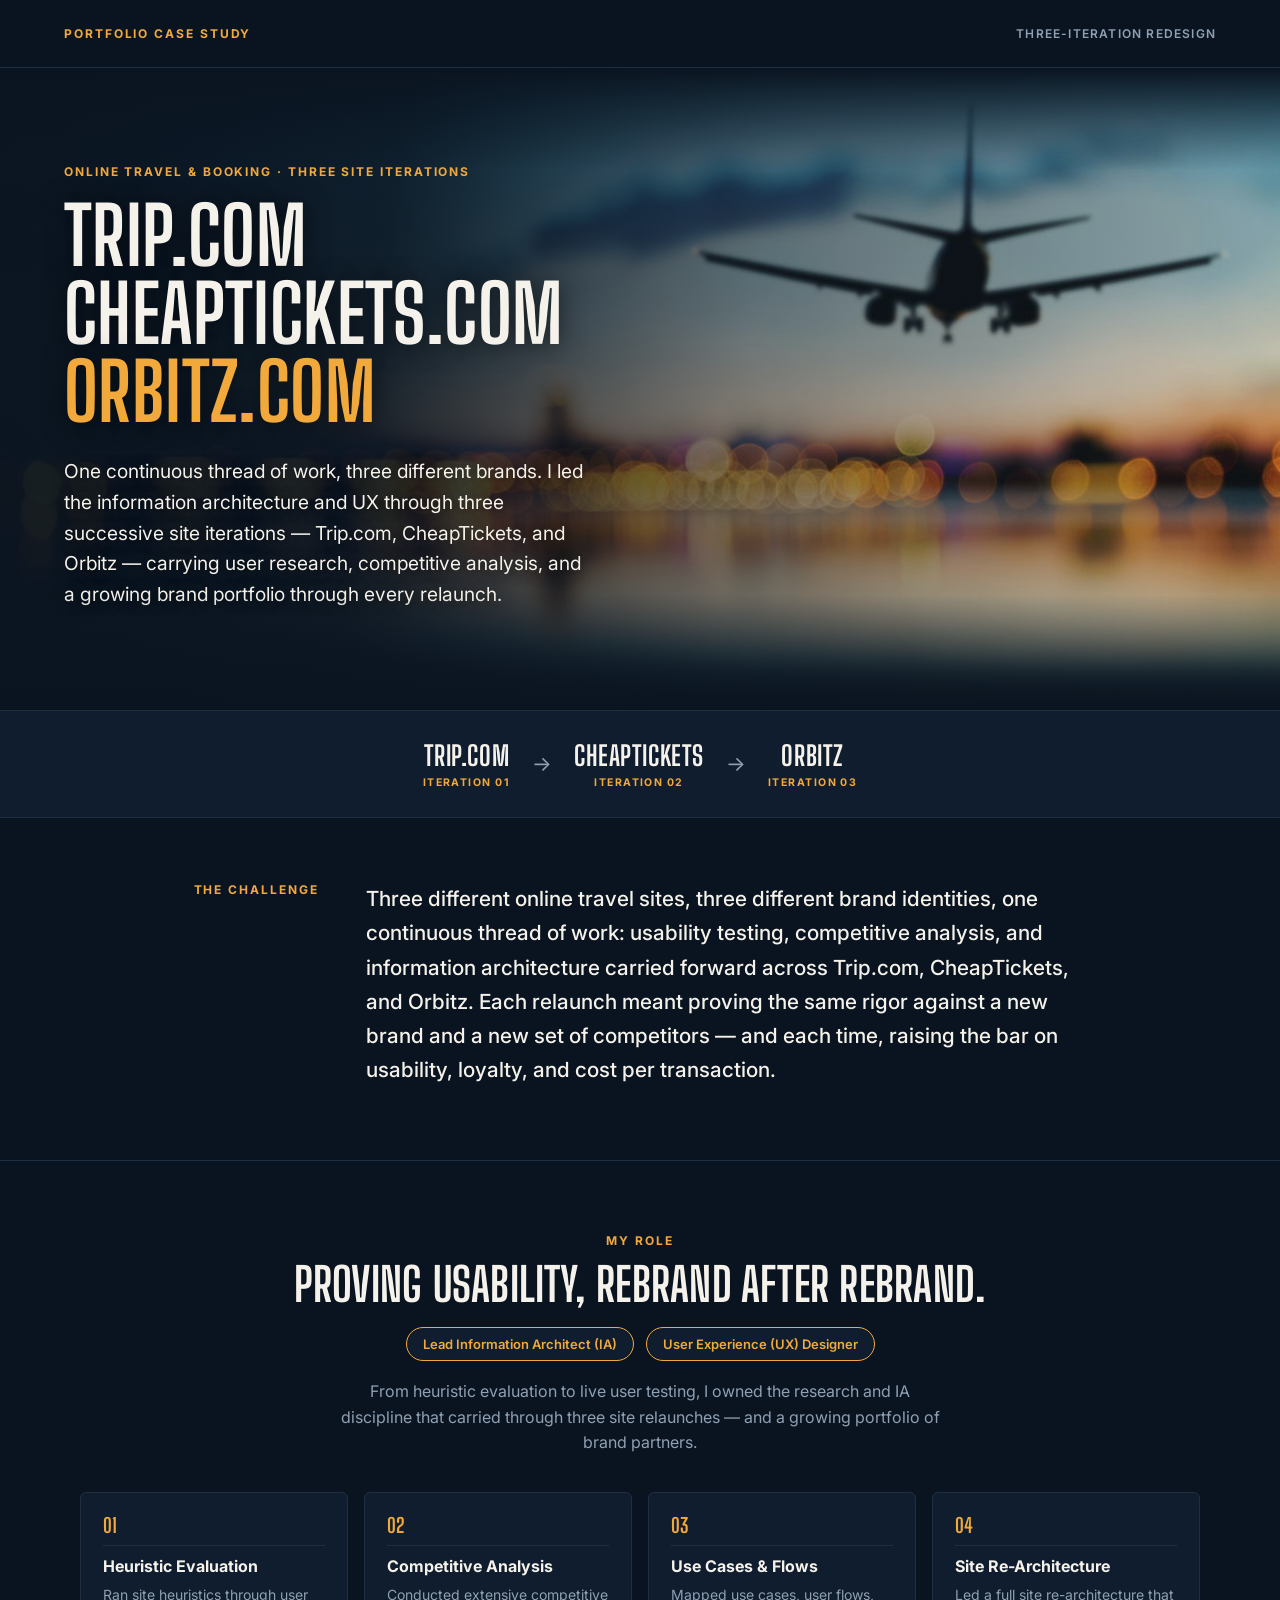
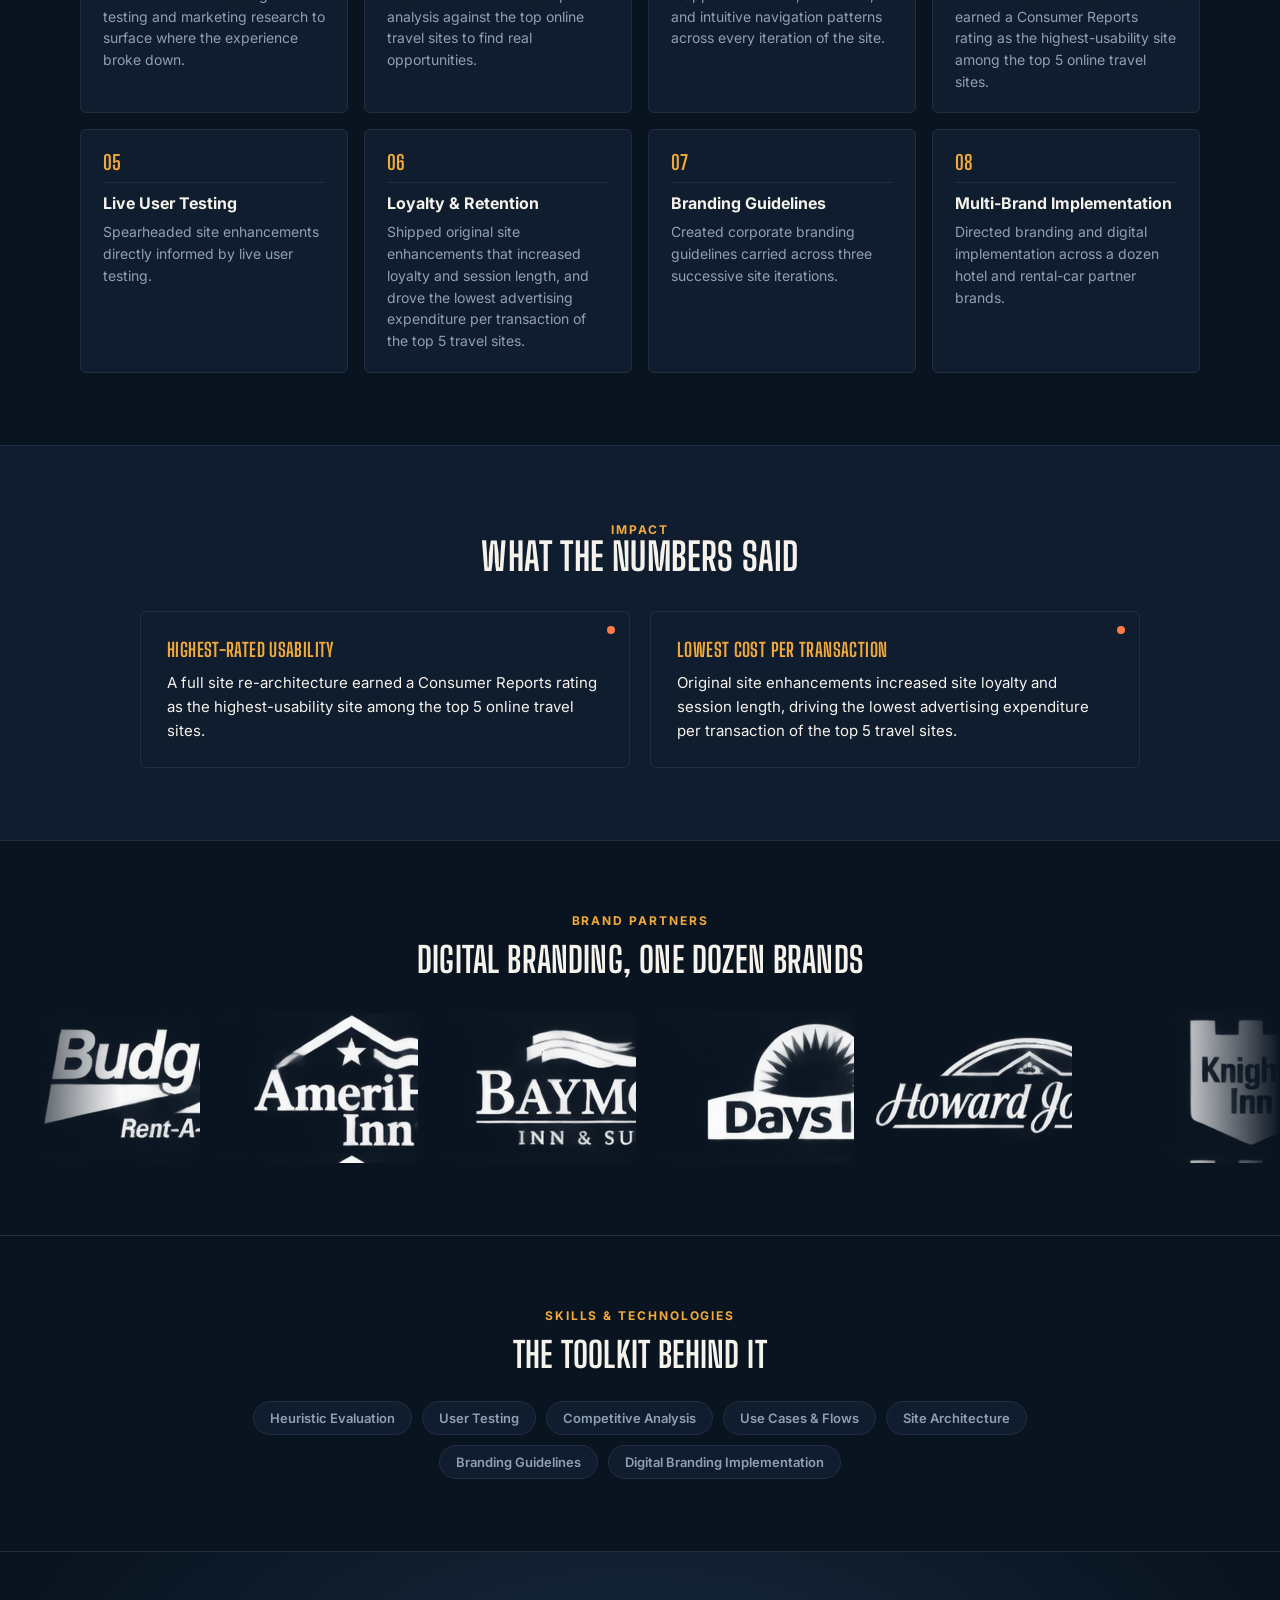
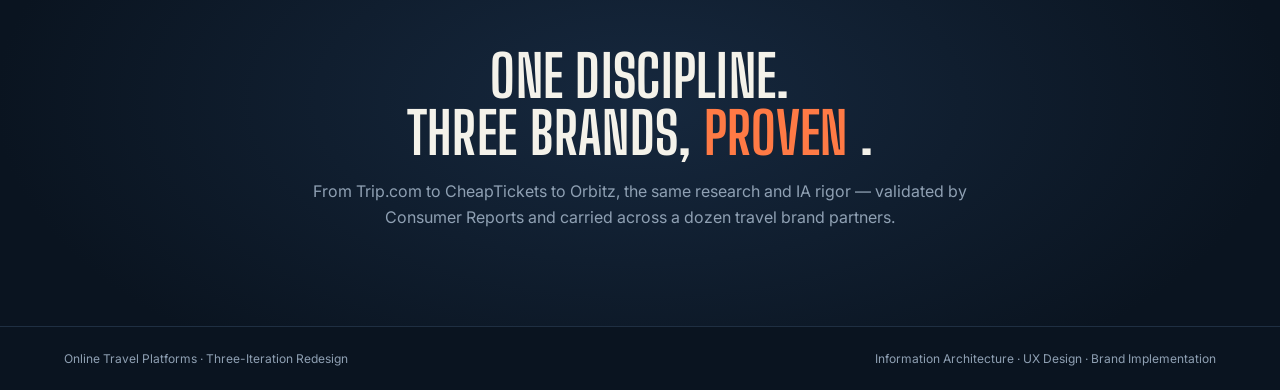
<file: index.html>
<!doctype html>
<html>

<head>
    <meta charset="utf-8" />
    <meta name="viewport" content="width=device-width">
    <meta name="title" content="Trip.com to Orbitz - Portfolio - Case Study - Tim (Timber) Hjellum">
    <meta name="description" content="Trip.com to Orbitz - Portfolio - Case Study - Tim (Timber) Hjellum">
    <meta name="robots" content="index, follow">
    <meta name="language" content="English">
    <meta name="revisit-after" content="30 days">
    <title>Trip.com to Orbitz</title>
    <!-- Favicons -->
    <link rel="icon" type="image/x-icon" href="/images/favicon.ico" />
    <link rel="icon" type="image/png" sizes="16x16" href="/images/favicon-16x16.png" />
    <link rel="icon" type="image/png" sizes="32x32" href="/images/favicon-32x32.png" />
    <link rel="icon" type="image/png" sizes="96x96" href="/images/favicon-96x96.png" />
    <link rel="apple-touch-icon" sizes="180x180" href="/images/apple-touch-icon.png" />
    <link rel="icon" type="image/png" sizes="192x192" href="/images/android-chrome-192x192.png" />
    <link rel="icon" type="image/png" sizes="512x512" href="/images/android-chrome-512x512.png" />
    <link rel="manifest" href="/site.webmanifest" />
    <link rel="stylesheet" href="https://fonts.googleapis.com/css2?family=Big+Shoulders+Display:wght@500;600;700;800&family=Inter:wght@400;500;600;700;800&display=swap">
    <link rel="stylesheet" href="./style.css" />
</head>

<body>
    <div class="page">
        <div class="topbar">
            <div class="kicker">Portfolio Case Study</div>
            <div class="meta">Three-Iteration Redesign</div>
        </div>

        <div class="hero">
            <div class="hero-inner">
                <div class="kicker">
                    Online Travel &amp; Booking &middot; Three Site Iterations
                </div>
                <h1 class="display">
                    Trip.com
                    <br />
                    CheapTickets.com
                    <br />
                    <em>Orbitz.com</em>
                </h1>
                <p>
                    One continuous thread of work, three different brands. I led the
                    information architecture and UX through three successive site
                    iterations — Trip.com, CheapTickets, and Orbitz — carrying user
                    research, competitive analysis, and a growing brand portfolio
                    through every relaunch.
                </p>
            </div>
        </div>

        <div class="iterations">
            <div class="iter-card">
                <div class="name">Trip.com</div>
                <div class="label">Iteration 01</div>
            </div>
            <div class="iter-arrow">&rarr;</div>
            <div class="iter-card">
                <div class="name">CheapTickets</div>
                <div class="label">Iteration 02</div>
            </div>
            <div class="iter-arrow">&rarr;</div>
            <div class="iter-card">
                <div class="name">Orbitz</div>
                <div class="label">Iteration 03</div>
            </div>
        </div>

        <div class="challenge">
            <div class="label">
                <div class="kicker">The Challenge</div>
            </div>
            <p>
                Three different online travel sites, three different brand identities,
                one continuous thread of work: usability testing, competitive
                analysis, and information architecture carried forward across
                Trip.com, CheapTickets, and Orbitz. Each relaunch meant proving the
                same rigor against a new brand and a new set of competitors — and each
                time, raising the bar on usability, loyalty, and cost per transaction.
            </p>
        </div>

        <div class="role">
            <div class="role-head">
                <div class="kicker">My Role</div>
                <h2 class="display">Proving usability, rebrand after rebrand.</h2>
                <div class="role-tags">
                    <span class="tag">Lead Information Architect (IA)</span>
                    <span class="tag">User Experience (UX) Designer</span>
                </div>
                <p class="sub">
                    From heuristic evaluation to live user testing, I owned the research
                    and IA discipline that carried through three site relaunches — and a
                    growing portfolio of brand partners.
                </p>
            </div>

            <div class="steps">
                <div class="card">
                    <div class="num">01</div>
                    <div class="title">Heuristic Evaluation</div>
                    <div class="desc">
                        Ran site heuristics through user testing and marketing research to
                        surface where the experience broke down.
                    </div>
                </div>
                <div class="card">
                    <div class="num">02</div>
                    <div class="title">Competitive Analysis</div>
                    <div class="desc">
                        Conducted extensive competitive analysis against the top online
                        travel sites to find real opportunities.
                    </div>
                </div>
                <div class="card">
                    <div class="num">03</div>
                    <div class="title">Use Cases &amp; Flows</div>
                    <div class="desc">
                        Mapped use cases, user flows, and intuitive navigation patterns
                        across every iteration of the site.
                    </div>
                </div>
                <div class="card">
                    <div class="num">04</div>
                    <div class="title">Site Re-Architecture</div>
                    <div class="desc">
                        Led a full site re-architecture that earned a Consumer Reports
                        rating as the highest-usability site among the top 5 online travel
                        sites.
                    </div>
                </div>
                <div class="card">
                    <div class="num">05</div>
                    <div class="title">Live User Testing</div>
                    <div class="desc">
                        Spearheaded site enhancements directly informed by live user
                        testing.
                    </div>
                </div>
                <div class="card">
                    <div class="num">06</div>
                    <div class="title">Loyalty &amp; Retention</div>
                    <div class="desc">
                        Shipped original site enhancements that increased loyalty and
                        session length, and drove the lowest advertising expenditure per
                        transaction of the top 5 travel sites.
                    </div>
                </div>
                <div class="card">
                    <div class="num">07</div>
                    <div class="title">Branding Guidelines</div>
                    <div class="desc">
                        Created corporate branding guidelines carried across three
                        successive site iterations.
                    </div>
                </div>
                <div class="card">
                    <div class="num">08</div>
                    <div class="title">Multi-Brand Implementation</div>
                    <div class="desc">
                        Directed branding and digital implementation across a dozen hotel
                        and rental-car partner brands.
                    </div>
                </div>
            </div>
        </div>

        <div class="impact">
            <div class="impact-head">
                <span class="kicker">Impact</span>
                <h2 class="display">What the numbers said</h2>
            </div>
            <div class="impact-grid">
                <div class="card impact-card">
                    <div class="stat">Highest-Rated Usability</div>
                    <p>
                        A full site re-architecture earned a Consumer Reports rating as
                        the highest-usability site among the top 5 online travel sites.
                    </p>
                </div>
                <div class="card impact-card">
                    <div class="stat">Lowest Cost Per Transaction</div>
                    <p>
                        Original site enhancements increased site loyalty and session
                        length, driving the lowest advertising expenditure per transaction
                        of the top 5 travel sites.
                    </p>
                </div>
            </div>
        </div>

        <div class="partners">
            <div class="partners-head">
                <span class="kicker">Brand Partners</span>
                <h2 class="display">Digital branding, one dozen brands</h2>
            </div>
            <div class="marquee">
                <div class="marquee-track" id="marqueeTrack">
                    <div class="logo-card"></div>
                    <div class="logo-card"></div>
                    <div class="logo-card"></div>
                    <div class="logo-card"></div>
                    <div class="logo-card"></div>
                    <div class="logo-card"></div>
                    <div class="logo-card"></div>
                    <div class="logo-card"></div>
                    <div class="logo-card"></div>
                    <div class="logo-card"></div>
                    <div class="logo-card"></div>
                    <div class="logo-card"></div>
                </div>
            </div>
        </div>

        <div class="skills">
            <span class="kicker">Skills &amp; Technologies</span>
            <h2 class="display">The toolkit behind it</h2>
            <div class="skill-tags">
                <span class="tag">Heuristic Evaluation</span>
                <span class="tag">User Testing</span>
                <span class="tag">Competitive Analysis</span>
                <span class="tag">Use Cases &amp; Flows</span>
                <span class="tag">Site Architecture</span>
                <span class="tag">Branding Guidelines</span>
                <span class="tag">Digital Branding Implementation</span>
            </div>
        </div>

        <div class="closing">
            <div class="closing-inner">
                <h2 class="display">
                    One discipline.
                    <br />
                    Three brands,
                    <em class="pop">proven</em>
                    .
                </h2>
                <p>
                    From Trip.com to CheapTickets to Orbitz, the same research and IA
                    rigor — validated by Consumer Reports and carried across a dozen
                    travel brand partners.
                </p>
            </div>
        </div>

        <footer>
            <div>Online Travel Platforms &middot; Three-Iteration Redesign</div>
            <div>
                Information Architecture &middot; UX Design &middot; Brand
                Implementation
            </div>
        </footer>
    </div>
    <script type="module" src="./script.js"></script>
</body>

</html>
</file>
<file: style.css>
:root{
    --bg:#0a1420;
    --bg-panel:#101d2e;
    --bg-panel-2:#16283e;
    --text:#f4f2ea;
    --text-dim:#8fa0b3;
    --accent:#f2a93c;
    --pop:#ff7a45;
    --line:#1f2f42;
  }



.logo-card {
    border: none !important;
    background-color: transparent !important;   
    background-repeat: no-repeat;
    background-size: contain;
    background-position-y: center;
}
.logo-card:nth-child(1) {
      background-image: url(/images/001.png);
    }
.logo-card:nth-child(2) {
        background-image: url(/images/002.png);
      }
.logo-card:nth-child(3) {
        background-image: url(/images/003.png);
      }
.logo-card:nth-child(4) {
        background-image: url(/images/004.png);
      }
.logo-card:nth-child(5) {
        background-image: url(/images/005.png);
      }
.logo-card:nth-child(6) {
        background-image: url(/images/006.png);
      }
.logo-card:nth-child(7) {
        background-image: url(/images/007.png);
      }
.logo-card:nth-child(8) {
        background-image: url(/images/008.png);
      }
.logo-card:nth-child(9) {
        background-image: url(/images/009.png);
      }
.logo-card:nth-child(10) {
        background-image: url(/images/010.png);
      }
.logo-card:nth-child(11) {
        background-image: url(/images/011.png);
      }
.logo-card:nth-child(12) {
      background-image: url(/images/012.png);
    }




  *{box-sizing:border-box;}
  html,body{margin:0;padding:0;}
  body{
    background:var(--bg);
    color:var(--text);
    font-family:"Inter",system-ui,sans-serif;
    -webkit-font-smoothing:antialiased;
  }
  .display{
    font-family:"Big Shoulders Display",sans-serif;
    font-weight:700;
    line-height:.98;
    letter-spacing:.005em;
    text-transform:uppercase;
  }
  .display em{ font-style:normal; color:var(--accent); }
  .display em.pop{ color:var(--pop); }
  .kicker{
    font-family:"Inter",sans-serif;
    font-weight:700;
    letter-spacing:.16em;
    text-transform:uppercase;
    font-size:12px;
    color:var(--accent);
  }
  .card{
    background:var(--bg-panel);
    border:1px solid var(--line);
    border-radius:6px;
  }
  .tag{
    font-size:13px;
    font-weight:600;
    padding:8px 16px;
    border-radius:999px;
    border:1px solid var(--line);
    background:var(--bg-panel);
    color:var(--text-dim);
    white-space:nowrap;
  }
  :focus-visible{ outline:2px solid var(--accent); outline-offset:3px; }

  .page{ display:flex; flex-direction:column; }

  /* ===== top bar ===== */
  .topbar{
    display:flex; align-items:center; justify-content:space-between;
    padding:26px clamp(20px,6vw,64px);
    border-bottom:1px solid var(--line);
  }
  .topbar .meta{ font-size:12px; letter-spacing:.1em; text-transform:uppercase; color:var(--text-dim); font-weight:600; }

  /* ===== hero ===== */
  .hero{
    position:relative;
    overflow:hidden;
    min-height: min(640px,86svh);
    display:flex;
    align-items:center;
    padding:clamp(56px,10vw,96px) clamp(20px,6vw,64px) clamp(64px,10vw,100px);
    background-image:url("[data-uri]");
    background-size:cover;
    background-position:center 62%;
  }
  .hero::before{
    content:""; position:absolute; inset:0;
    background:linear-gradient(96deg, rgba(10,20,32,.96) 0%, rgba(10,20,32,.90) 30%, rgba(10,20,32,.48) 58%, rgba(10,20,32,.12) 100%);
  }
  .hero::after{
    content:""; position:absolute; inset:0;
    background:linear-gradient(180deg, var(--bg) 0%, rgba(10,20,32,0) 16%, rgba(10,20,32,0) 82%, var(--bg) 100%);
  }
  .hero-inner{ position:relative; max-width:640px; }
  .hero-inner .kicker{ margin-bottom:18px; }
  .hero-inner h1{ font-size:clamp(2.6rem,6.2vw,5rem); margin:0 0 26px; color:var(--text); text-shadow:0 2px 24px rgba(0,0,0,.6); text-wrap:balance; }
  .hero-inner p{ font-size:clamp(1rem,1.6vw,1.2rem); line-height:1.6; color:var(--text); max-width:520px; margin:0; text-shadow:0 1px 14px rgba(0,0,0,.7); }

  /* ===== iteration strip ===== */
  .iterations{
    display:flex; align-items:center; justify-content:center;
    gap:clamp(10px,2vw,22px);
    flex-wrap:wrap;
    padding:28px clamp(20px,6vw,64px);
    background:var(--bg-panel);
    border-top:1px solid var(--line);
    border-bottom:1px solid var(--line);
  }
  .iter-card{ text-align:center; }
  .iter-card .name{ font-family:"Big Shoulders Display",sans-serif; font-weight:700; font-size:clamp(1.1rem,2.4vw,1.7rem); text-transform:uppercase; letter-spacing:.02em; color:var(--text); }
  .iter-card .label{ font-size:10.5px; letter-spacing:.14em; text-transform:uppercase; color:var(--accent); font-weight:700; margin-top:4px; }
  .iter-arrow{ color:var(--text-dim); font-size:1.3rem; }

  /* ===== challenge ===== */
  .challenge{
    padding:clamp(48px,8vw,64px) clamp(20px,6vw,64px) clamp(56px,8vw,72px);
    display:flex; gap:48px; flex-wrap:wrap; justify-content:center;
  }
  .challenge .label{ flex:0 0 auto; }
  .challenge p{ flex:1 1 620px; max-width:720px; font-size:clamp(1.05rem,1.8vw,1.3rem); line-height:1.65; color:var(--text); margin:0; font-weight:500; }

  /* ===== my role ===== */
  .role{ padding:clamp(56px,9vw,72px) clamp(20px,6vw,64px); border-top:1px solid var(--line); }
  .role-head{ text-align:center; margin-bottom:36px; }
  .role-head .kicker{ margin-bottom:14px; }
  .role-head h2{ font-size:clamp(1.9rem,3.8vw,2.9rem); margin:0 0 20px; color:var(--text); }
  .role-tags{ display:flex; gap:12px; justify-content:center; flex-wrap:wrap; margin-bottom:18px; }
  .role-tags .tag{ color:var(--accent); border-color:var(--accent); }
  .role-head .sub{ max-width:600px; margin:0 auto; color:var(--text-dim); font-size:16px; line-height:1.6; }

  .steps{
    display:grid;
    grid-template-columns:repeat(4, minmax(0,1fr));
    gap:16px;
    max-width:1120px;
    margin:0 auto;
  }
  @media (max-width:900px){ .steps{ grid-template-columns:repeat(2, minmax(0,1fr)); } }
  @media (max-width:520px){ .steps{ grid-template-columns:1fr; } }
  .steps .card{ padding:20px 22px; }
  .steps .num{
    font-family:"Big Shoulders Display",sans-serif;
    font-size:20px; font-weight:700; color:var(--accent);
    margin-bottom:10px; font-variant-numeric:tabular-nums;
    border-bottom:1px solid var(--line); padding-bottom:8px;
  }
  .steps .title{ font-weight:700; font-size:16px; margin-bottom:8px; }
  .steps .desc{ font-size:14px; line-height:1.55; color:var(--text-dim); }

  /* ===== impact ===== */
  .impact{ padding:clamp(56px,9vw,72px) clamp(20px,6vw,64px); border-top:1px solid var(--line); background:var(--bg-panel); }
  .impact-head{ text-align:center; margin-bottom:36px; }
  .impact-head .kicker{ margin-bottom:10px; }
  .impact-head h2{ font-size:clamp(1.7rem,3.4vw,2.4rem); margin:0; color:var(--text); }
  .impact-grid{ display:grid; grid-template-columns:1fr 1fr; gap:20px; max-width:1000px; margin:0 auto; }
  @media (max-width:720px){ .impact-grid{ grid-template-columns:1fr; } }
  .impact-card{ position:relative; padding:26px 26px 24px; }
  .impact-card::before{
    content:""; position:absolute; top:14px; right:14px;
    width:8px; height:8px; border-radius:50%; background:var(--pop);
  }
  .impact-card .stat{ font-family:"Big Shoulders Display",sans-serif; font-weight:700; font-size:19px; text-transform:uppercase; letter-spacing:.02em; color:var(--accent); margin-bottom:10px; }
  .impact-card p{ margin:0; font-size:15px; line-height:1.6; color:var(--text); }

  /* ===== brand partners / marquee ===== */
  .partners{ padding:clamp(56px,9vw,72px) 0; border-top:1px solid var(--line); text-align:center; overflow:hidden; }
  .partners-head{ padding:0 clamp(20px,6vw,64px); margin-bottom:36px; }
  .partners-head .kicker{ margin-bottom:14px; display:block; }
  .partners-head h2{ font-size:clamp(1.6rem,3vw,2.2rem); margin:0 0 8px; color:var(--text); }
  .partners-head p{ margin:0; color:var(--text-dim); font-size:14px; }

  .marquee{ position:relative; width:100%; }
  .marquee::before, .marquee::after{
    content:""; position:absolute; top:0; bottom:0; width: min(120px,10vw); z-index:2; pointer-events:none;
  }
  .marquee::before{ left:0; background:linear-gradient(90deg, var(--bg) 0%, transparent 100%); }
  .marquee::after{ right:0; background:linear-gradient(270deg, var(--bg) 0%, transparent 100%); }
  .marquee-track{
    display:flex; gap:18px; width:max-content;
    animation:scroll 34s linear infinite;
  }
  .marquee:hover .marquee-track{ animation-play-state:paused; }
  @keyframes scroll{ from{ transform:translateX(0); } to{ transform:translateX(-50%); } }
  @media (prefers-reduced-motion: reduce){ .marquee-track{ animation:none; } }

  .logo-card{
    flex:0 0 auto;
    width:200px; aspect-ratio:200/150;
    border:1.5px dashed var(--line);
    border-radius:8px;
    background:var(--bg-panel);
    display:flex; align-items:center; justify-content:center;
    padding:14px;
  }
  .logo-card .wordmark{
    font-family:"Big Shoulders Display",sans-serif;
    font-weight:600;
    font-size:15px;
    text-transform:uppercase;
    letter-spacing:.02em;
    color:var(--text-dim);
    text-align:center;
    line-height:1.15;
  }

  /* ===== skills ===== */
  .skills{ padding:clamp(56px,9vw,72px) clamp(20px,6vw,64px); border-top:1px solid var(--line); text-align:center; }
  .skills .kicker{ margin-bottom:14px; display:block; }
  .skills h2{ font-size:clamp(1.6rem,3vw,2.2rem); margin:0 0 30px; color:var(--text); }
  .skill-tags{ display:flex; gap:10px; flex-wrap:wrap; justify-content:center; max-width:860px; margin:0 auto; }

  /* ===== closing ===== */
  .closing{
    position:relative; padding:clamp(64px,11vw,96px) clamp(20px,6vw,64px);
    border-top:1px solid var(--line); overflow:hidden;
    background:radial-gradient(ellipse 70% 120% at 50% 40%, var(--bg-panel-2) 0%, var(--bg) 72%);
  }
  .closing-inner{ position:relative; text-align:center; max-width:680px; margin:0 auto; }
  .closing h2{ font-size:clamp(2.2rem,5vw,3.6rem); margin:0 0 18px; color:var(--text); }
  .closing p{ font-size:16px; line-height:1.6; color:var(--text-dim); margin:0; }

  /* ===== footer ===== */
  footer{
    padding:24px clamp(20px,6vw,64px);
    border-top:1px solid var(--line);
    display:flex; justify-content:space-between; flex-wrap:wrap; gap:8px;
    font-size:12px; color:var(--text-dim);
  }
</file>
